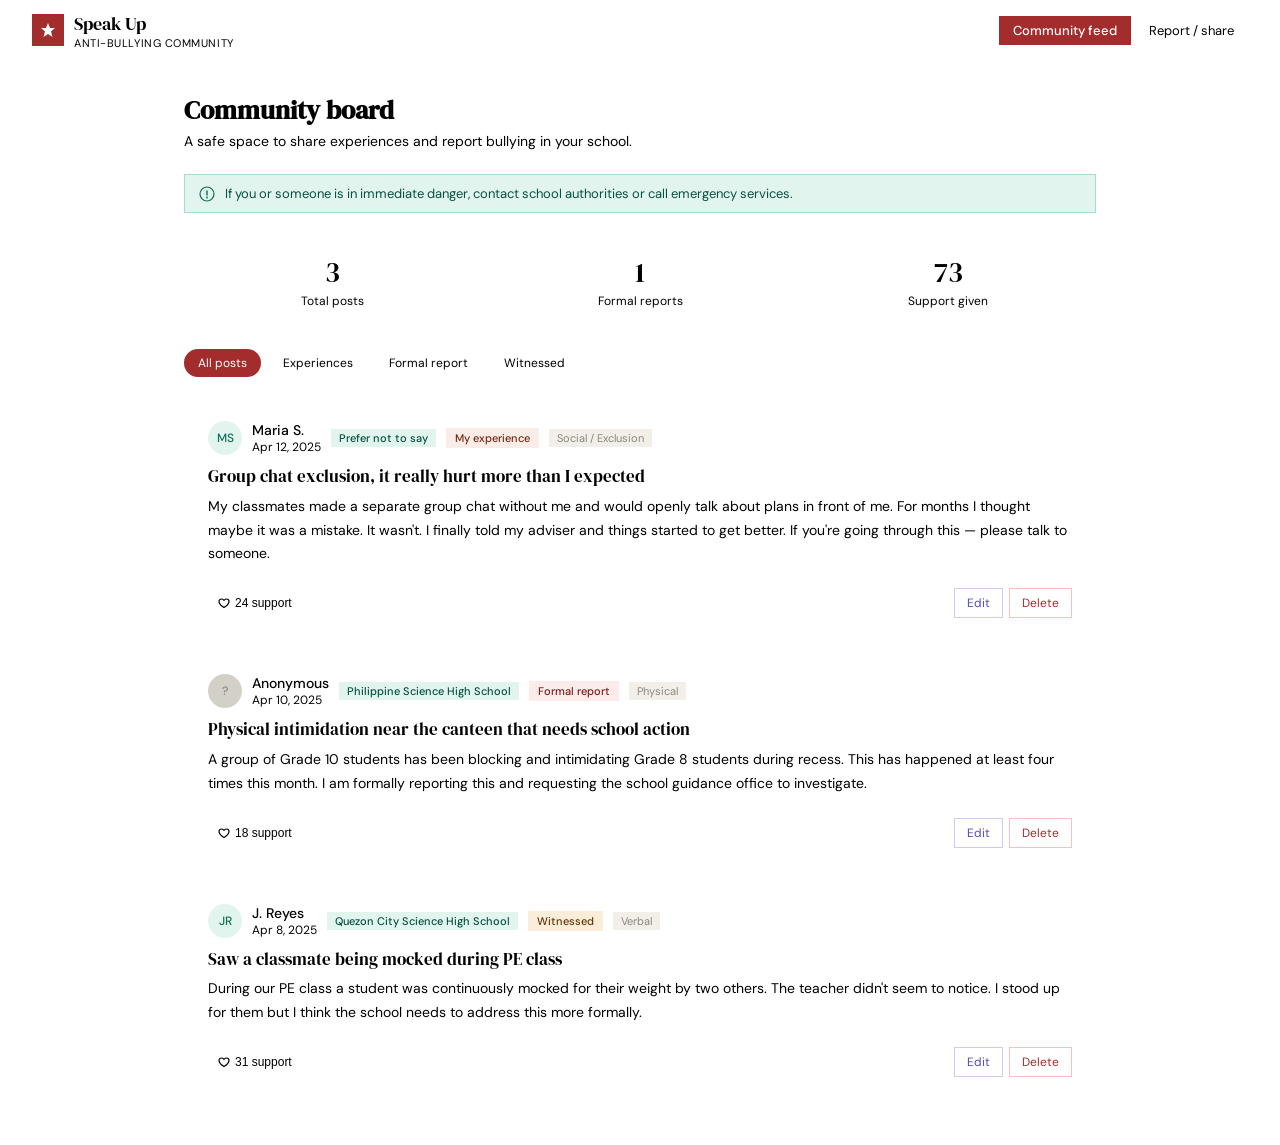
<file: index.html>
<body>
<head>
  <meta charset="UTF-8">
  <meta name="viewport" content="width=device-width, initial-scale=1.0">
  <title>Speak Up - Anti-Bullying Community</title>
  <link rel="stylesheet" href="style.css">
  <script src="script.js" defer></script>
</head>
<div id="toast" class="toast"></div>

<div class="header">
  <div class="logo">
    <div class="logo-icon">
      <svg width="18" height="18" viewBox="0 0 18 18" fill="none"><path d="M9 2L11 7H16L12 10.5L13.5 16L9 13L4.5 16L6 10.5L2 7H7L9 2Z" fill="white"/></svg>
    </div>
    <div>
      <div class="logo-text">Speak Up</div>
      <div class="logo-sub">Anti-Bullying Community</div>
    </div>
  </div>
  <nav class="nav">
    <button class="nav-btn active" onclick="showPage('feed',this)">Community feed</button>
    <button class="nav-btn" onclick="showPage('report',this)">Report / share</button>
  </nav>
</div>

<div class="main">

  <div id="page-feed" class="page active">
    <h1 class="section-title">Community board</h1>
    <p class="section-sub">A safe space to share experiences and report bullying in your school.</p>
    <div class="alert-banner">
      <svg width="16" height="16" viewBox="0 0 16 16" fill="none"><circle cx="8" cy="8" r="7" stroke="#0F6E56" stroke-width="1.2"/><path d="M8 5v4M8 11v1" stroke="#0F6E56" stroke-width="1.4" stroke-linecap="round"/></svg>
      If you or someone is in immediate danger, contact school authorities or call emergency services.
    </div>
    <div class="stats-grid" id="stats-grid"></div>
    <div class="filters">
      <button class="filter-chip active" onclick="filterPosts('all',this)">All posts</button>
      <button class="filter-chip" onclick="filterPosts('experience',this)">Experiences</button>
      <button class="filter-chip" onclick="filterPosts('report',this)">Formal report</button>
      <button class="filter-chip" onclick="filterPosts('witness',this)">Witnessed</button>
    </div>
    <div id="posts-container"></div>
  </div>

  <div id="page-report" class="page">
    <h1 class="section-title">Share or report</h1>
    <p class="section-sub">Your voice matters. Share your experience or formally report a bullying incident.</p>
    <div class="card">
      <div class="form-grid">
        <div class="form-group">
          <label>Post type</label>
          <select id="post-type">
            <option value="experience">My experience</option>
            <option value="report">Formal report</option>
            <option value="witness">I witnessed this</option>
          </select>
        </div>
        <div class="form-group">
          <label>School name</label>
          <input type="text" id="post-school" placeholder="e.g. Philippine Science High School">
        </div>
        <div class="form-group full">
          <label>Title</label>
          <input type="text" id="post-title" placeholder="Brief description of the incident...">
        </div>
        <div class="form-group full">
          <label>Your story</label>
          <textarea id="post-body" placeholder="Describe what happened. Include when, where, who was involved, and how it affected you."></textarea>
        </div>
        <div class="form-group">
          <label>Your name (optional)</label>
          <input type="text" id="poster-name" placeholder="John Smith">
        </div>
        <div class="form-group">
          <label>Bullying type</label>
          <select id="bully-type">
            <option value="Physical">Physical</option>
            <option value="Verbal">Verbal</option>
            <option value="Cyberbullying">Cyberbullying</option>
            <option value="Social / Exclusion">Social / Exclusion</option>
            <option value="Other">Other</option>
          </select>
        </div>
        <div class="form-group full">
          <div class="anon-toggle" onclick="toggleAnon()">
            <div class="toggle" id="anon-toggle"></div>
            <span class="toggle-label" id="anon-label">Post anonymously</span>
          </div>
        </div>
      </div>
      <div id="ai-preview-area"></div>
      <div style="display:flex;gap:8px;margin-top:1.25rem;">
        <button class="btn-primary" id="submit-btn" onclick="submitPost()">Submit post</button>
        <button class="btn-secondary" onclick="clearForm()">Clear</button>
      </div>
    </div>
  </div>

</div>

<div id="edit-modal-wrap" class="modal-wrap">
  <div class="modal">
    <h3 class="modal-title">Edit post</h3>
    <div style="display:flex;flex-direction:column;gap:12px;">
      <div class="form-group"><label>Title</label><input type="text" id="edit-title"></div>
      <div class="form-group"><label>Your story</label><textarea id="edit-body" style="min-height:120px;"></textarea></div>
      <div class="form-group"><label>School name</label><input type="text" id="edit-school"></div>
    </div>
    <div class="modal-actions">
      <button class="btn-secondary" onclick="closeModal()">Cancel</button>
      <button class="btn-primary" onclick="saveEdit()">Save changes</button>
    </div>
  </div>
</div>
</body>
</file>
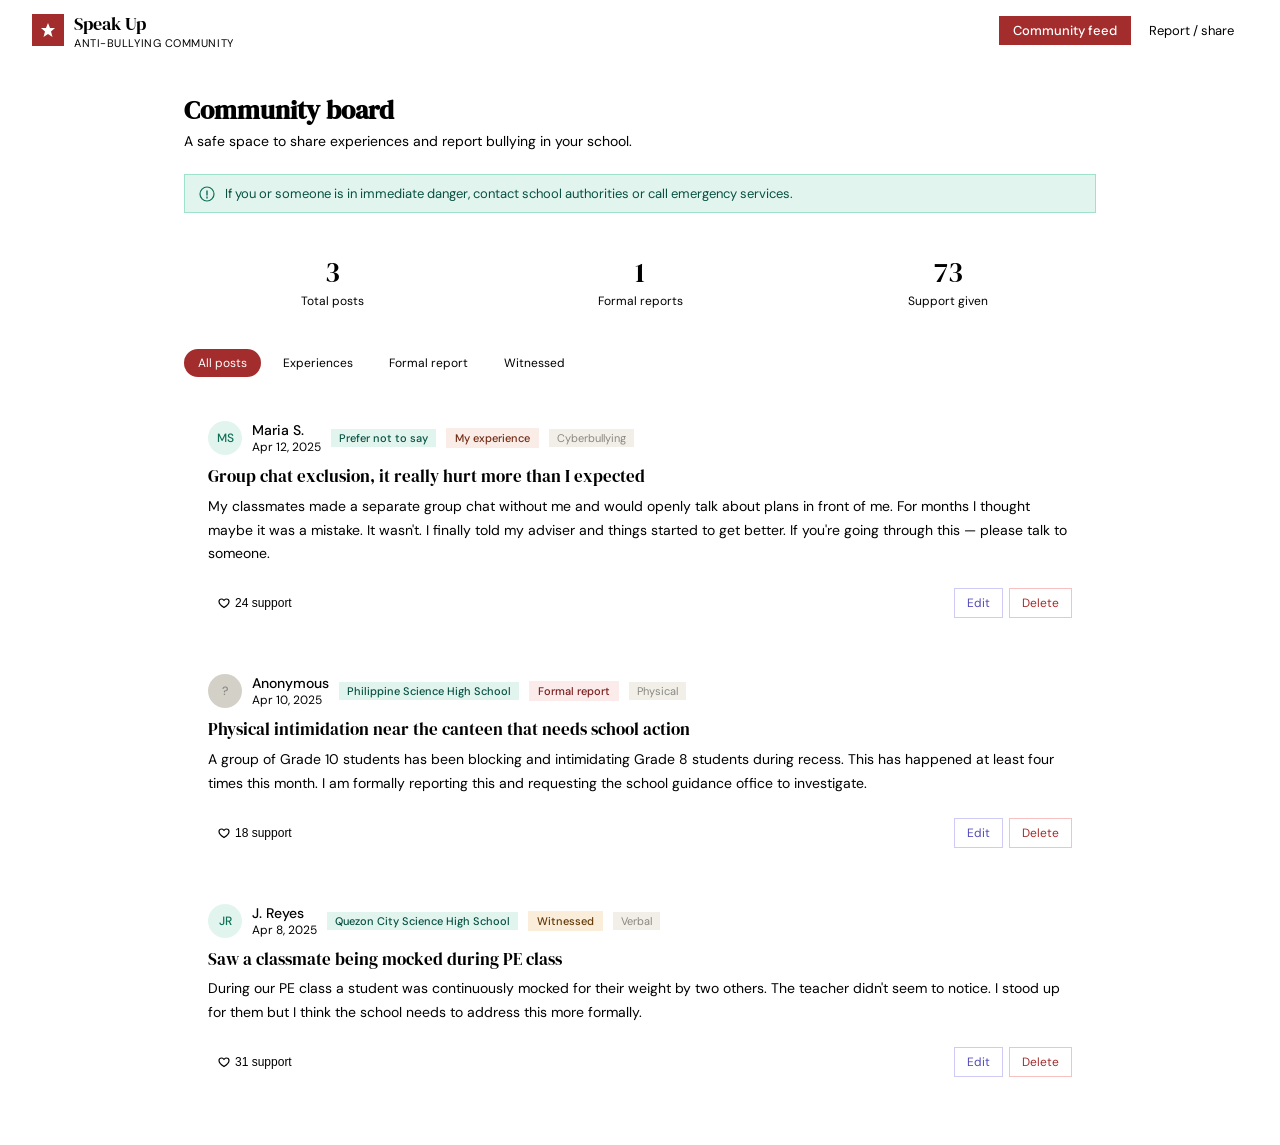
<file: speak_up.html>
<body>
<head>
  <meta charset="UTF-8">
  <meta name="viewport" content="width=device-width, initial-scale=1.0">
  <title>Speak Up - Anti-Bullying Community</title>
  <link rel="stylesheet" href="speak_up.css">
  <script src="speak_up.js" defer></script>
</head>
<div id="toast" class="toast"></div>

<div class="header">
  <div class="logo">
    <div class="logo-icon">
      <svg width="18" height="18" viewBox="0 0 18 18" fill="none"><path d="M9 2L11 7H16L12 10.5L13.5 16L9 13L4.5 16L6 10.5L2 7H7L9 2Z" fill="white"/></svg>
    </div>
    <div>
      <div class="logo-text">Speak Up</div>
      <div class="logo-sub">Anti-Bullying Community</div>
    </div>
  </div>
  <nav class="nav">
    <button class="nav-btn active" onclick="showPage('feed',this)">Community feed</button>
    <button class="nav-btn" onclick="showPage('report',this)">Report / share</button>
  </nav>
</div>

<div class="main">

  <div id="page-feed" class="page active">
    <h1 class="section-title">Community board</h1>
    <p class="section-sub">A safe space to share experiences and report bullying in your school.</p>
    <div class="alert-banner">
      <svg width="16" height="16" viewBox="0 0 16 16" fill="none"><circle cx="8" cy="8" r="7" stroke="#0F6E56" stroke-width="1.2"/><path d="M8 5v4M8 11v1" stroke="#0F6E56" stroke-width="1.4" stroke-linecap="round"/></svg>
      If you or someone is in immediate danger, contact school authorities or call emergency services.
    </div>
    <div class="stats-grid" id="stats-grid"></div>
    <div class="filters">
      <button class="filter-chip active" onclick="filterPosts('all',this)">All posts</button>
      <button class="filter-chip" onclick="filterPosts('experience',this)">Experiences</button>
      <button class="filter-chip" onclick="filterPosts('report',this)">Formal report</button>
      <button class="filter-chip" onclick="filterPosts('witness',this)">Witnessed</button>
    </div>
    <div id="posts-container"></div>
  </div>

  <div id="page-report" class="page">
    <h1 class="section-title">Share or report</h1>
    <p class="section-sub">Your voice matters. Share your experience or formally report a bullying incident.</p>
    <div class="card">
      <div class="form-grid">
        <div class="form-group">
          <label>Post type</label>
          <select id="post-type">
            <option value="experience">My experience</option>
            <option value="report">Formal report</option>
            <option value="witness">I witnessed this</option>
          </select>
        </div>
        <div class="form-group">
          <label>School name</label>
          <input type="text" id="post-school" placeholder="e.g. Philippine Science High School">
        </div>
        <div class="form-group full">
          <label>Title</label>
          <input type="text" id="post-title" placeholder="Brief description of the incident...">
        </div>
        <div class="form-group full">
          <label>Your story</label>
          <textarea id="post-body" placeholder="Describe what happened. Include when, where, who was involved, and how it affected you."></textarea>
        </div>
        <div class="form-group">
          <label>Your name (optional)</label>
          <input type="text" id="poster-name" placeholder="John Smith">
        </div>
        <div class="form-group">
          <label>Bullying type</label>
          <select id="bully-type">
            <option value="Physical">Physical</option>
            <option value="Verbal">Verbal</option>
            <option value="Cyberbullying">Cyberbullying</option>
            <option value="Social / Exclusion">Social / Exclusion</option>
            <option value="Other">Other</option>
          </select>
        </div>
        <div class="form-group full">
          <div class="anon-toggle" onclick="toggleAnon()">
            <div class="toggle" id="anon-toggle"></div>
            <span class="toggle-label" id="anon-label">Post anonymously</span>
          </div>
        </div>
      </div>
      <div id="ai-preview-area"></div>
      <div style="display:flex;gap:8px;margin-top:1.25rem;">
        <button class="btn-primary" id="submit-btn" onclick="submitPost()">Submit post</button>
        <button class="btn-secondary" onclick="clearForm()">Clear</button>
      </div>
    </div>
  </div>

</div>

<div id="edit-modal-wrap" class="modal-wrap">
  <div class="modal">
    <h3 class="modal-title">Edit post</h3>
    <div style="display:flex;flex-direction:column;gap:12px;">
      <div class="form-group"><label>Title</label><input type="text" id="edit-title"></div>
      <div class="form-group"><label>Your story</label><textarea id="edit-body" style="min-height:120px;"></textarea></div>
      <div class="form-group"><label>School name</label><input type="text" id="edit-school"></div>
    </div>
    <div class="modal-actions">
      <button class="btn-secondary" onclick="closeModal()">Cancel</button>
      <button class="btn-primary" onclick="saveEdit()">Save changes</button>
    </div>
  </div>
</div>
</body>
</file>
<file: style.css>
@import url('https://fonts.googleapis.com/css2?family=DM+Serif+Display:ital@0;1&family=DM+Sans:wght@400;500;600&display=swap');
  *{box-sizing:border-box;margin:0;padding:0;}
  :root{
    --red-50:#FCEBEB;--red-100:#F7C1C1;--red-600:#A32D2D;--red-800:#791F1F;
    --teal-50:#E1F5EE;--teal-100:#9FE1CB;--teal-600:#0F6E56;--teal-800:#085041;
    --amber-50:#FAEEDA;--amber-100:#FAC775;--amber-600:#854F0B;--amber-800:#633806;
    --gray-50:#F1EFE8;--gray-100:#D3D1C7;--gray-400:#888780;
    --coral-50:#FAECE7;--coral-100:#F5C4B3;--coral-600:#993C1D;--coral-800:#712B13;
    --purple-50:#EEEDFE;--purple-100:#CECBF6;--purple-600:#534AB7;--purple-800:#3C3489;
  }
  body{font-family:'DM Sans',sans-serif;background:var(--color-background-tertiary);color:var(--color-text-primary);min-height:100vh;}
  .header{background:var(--color-background-primary);border-bottom:0.5px solid var(--color-border-tertiary);padding:0 2rem;display:flex;align-items:center;justify-content:space-between;height:60px;}
  .logo{display:flex;align-items:center;gap:10px;}
  .logo-icon{width:32px;height:32px;background:#A32D2D;border-radius:var(--border-radius-md);display:flex;align-items:center;justify-content:center;}
  .logo-text{font-family:'DM Serif Display',serif;font-size:18px;color:var(--color-text-primary);}
  .logo-sub{font-size:11px;color:var(--color-text-secondary);letter-spacing:.05em;text-transform:uppercase;}
  .nav{display:flex;gap:4px;}
  .nav-btn{padding:6px 14px;border-radius:var(--border-radius-md);border:none;background:transparent;color:var(--color-text-secondary);font-family:'DM Sans',sans-serif;font-size:13px;cursor:pointer;transition:all .15s;}
  .nav-btn:hover{background:var(--color-background-secondary);color:var(--color-text-primary);}
  .nav-btn.active{background:#A32D2D;color:#fff;font-weight:500;}
  .main{max-width:960px;margin:0 auto;padding:2rem 1.5rem;}
  .page{display:none;}.page.active{display:block;}
  .section-title{font-family:'DM Serif Display',serif;font-size:26px;margin-bottom:4px;}
  
  .section-sub{font-size:14px;color:var(--color-text-secondary);margin-bottom:1.5rem;}
  .card{background:var(--color-background-primary);border:0.5px solid var(--color-border-tertiary);border-radius:var(--border-radius-lg);padding:1.25rem 1.5rem;margin-bottom:1rem;}
  .form-grid{display:grid;grid-template-columns:1fr 1fr;gap:1rem;}
  .form-group{display:flex;flex-direction:column;gap:6px;}
  .form-group.full{grid-column:1/-1;}
  label{font-size:12px;font-weight:500;color:var(--color-text-secondary);text-transform:uppercase;letter-spacing:.06em;}
  input,select,textarea{font-family:'DM Sans',sans-serif;font-size:14px;border:0.5px solid var(--color-border-secondary);border-radius:var(--border-radius-md);padding:9px 12px;color:var(--color-text-primary);background:var(--color-background-primary);transition:border-color .15s;}
  input:focus,select:focus,textarea:focus{outline:none;border-color:#A32D2D;box-shadow:0 0 0 3px rgba(163,45,45,.12);}
  textarea{resize:vertical;min-height:100px;}
  .anon-toggle{display:flex;align-items:center;gap:10px;padding:10px 14px;background:var(--amber-50);border:0.5px solid var(--amber-100);border-radius:var(--border-radius-md);cursor:pointer;}
  .toggle{width:36px;height:20px;background:var(--gray-100);border-radius:10px;position:relative;transition:background .2s;flex-shrink:0;}
  .toggle.on{background:#A32D2D;}
  .toggle::after{content:'';position:absolute;width:14px;height:14px;background:white;border-radius:50%;top:3px;left:3px;transition:transform .2s;}
  .toggle.on::after{transform:translateX(16px);}
  .toggle-label{font-size:13px;color:var(--amber-800);font-weight:500;}
  .btn-primary{background:#A32D2D;color:white;border:none;padding:10px 24px;border-radius:var(--border-radius-md);font-family:'DM Sans',sans-serif;font-size:14px;font-weight:500;cursor:pointer;transition:opacity .15s,transform .1s;}
  .btn-primary:hover{opacity:.9;}.btn-primary:active{transform:scale(.98);}
  .btn-primary:disabled{opacity:.5;cursor:not-allowed;}
  .btn-secondary{background:transparent;color:var(--color-text-secondary);border:0.5px solid var(--color-border-secondary);padding:8px 16px;border-radius:var(--border-radius-md);font-family:'DM Sans',sans-serif;font-size:13px;cursor:pointer;transition:all .15s;}
  .btn-secondary:hover{background:var(--color-background-secondary);color:var(--color-text-primary);}
  .btn-danger{background:transparent;color:#A32D2D;border:0.5px solid var(--red-100);padding:6px 12px;border-radius:var(--border-radius-md);font-family:'DM Sans',sans-serif;font-size:12px;cursor:pointer;transition:all .15s;}
  .btn-danger:hover{background:var(--red-50);}
  .btn-edit{background:transparent;color:var(--purple-600);border:0.5px solid var(--purple-100);padding:6px 12px;border-radius:var(--border-radius-md);font-family:'DM Sans',sans-serif;font-size:12px;cursor:pointer;transition:all .15s;}
  .btn-edit:hover{background:var(--purple-50);}
  .post-card{background:var(--color-background-primary);border:0.5px solid var(--color-border-tertiary);border-radius:var(--border-radius-lg);padding:1.25rem 1.5rem;margin-bottom:1rem;transition:border-color .15s;}
  .post-card:hover{border-color:var(--color-border-secondary);}
  .post-header{display:flex;align-items:flex-start;justify-content:space-between;margin-bottom:10px;}
  .post-meta{display:flex;align-items:center;gap:10px;flex-wrap:wrap;}
  .avatar{width:34px;height:34px;border-radius:50%;display:flex;align-items:center;justify-content:center;font-size:12px;font-weight:500;flex-shrink:0;}
  .avatar-anon{background:var(--gray-100);color:var(--gray-400);}
  .avatar-user{background:var(--teal-50);color:var(--teal-600);}
  .poster-name{font-size:14px;font-weight:500;color:var(--color-text-primary);}
  .post-date{font-size:12px;color:var(--color-text-tertiary);}
  .post-school{font-size:11px;background:var(--teal-50);color:var(--teal-800);padding:2px 8px;border-radius:var(--border-radius-md);font-weight:500;}
  .post-type-badge{font-size:11px;padding:3px 9px;border-radius:var(--border-radius-md);font-weight:500;}
  .badge-experience{background:var(--coral-50);color:var(--coral-800);}
  .badge-report{background:var(--red-50);color:var(--red-800);}
  .badge-witness{background:var(--amber-50);color:var(--amber-800);}
  .post-title{font-family:'DM Serif Display',serif;font-size:17px;color:var(--color-text-primary);margin-bottom:6px;line-height:1.4;}
  .post-body{font-size:14px;color:var(--color-text-secondary);line-height:1.7;margin-bottom:12px;}
  .post-footer{display:flex;align-items:center;justify-content:space-between;flex-wrap:wrap;gap:8px;padding-top:10px;border-top:0.5px solid var(--color-border-tertiary);}
  .post-actions{display:flex;gap:6px;}
  .support-btn{display:flex;align-items:center;gap:5px;font-size:12px;color:var(--color-text-secondary);background:transparent;border:0.5px solid var(--color-border-tertiary);padding:5px 10px;border-radius:var(--border-radius-md);cursor:pointer;transition:all .15s;}
  .support-btn:hover,.support-btn.active{background:var(--teal-50);color:var(--teal-600);border-color:var(--teal-100);}
  .filters{display:flex;gap:8px;margin-bottom:1.5rem;flex-wrap:wrap;}
  .filter-chip{font-size:12px;padding:6px 14px;border-radius:20px;border:0.5px solid var(--color-border-secondary);background:transparent;color:var(--color-text-secondary);cursor:pointer;transition:all .15s;font-family:'DM Sans',sans-serif;}
  .filter-chip:hover{background:var(--color-background-secondary);}
  .filter-chip.active{background:#A32D2D;color:white;border-color:#A32D2D;}
  .stats-grid{display:grid;grid-template-columns:repeat(3,1fr);gap:12px;margin-bottom:1.5rem;}
  .stat-card{background:var(--color-background-secondary);border-radius:var(--border-radius-md);padding:1rem;text-align:center;}
  .stat-number{font-family:'DM Serif Display',serif;font-size:28px;color:var(--color-text-primary);}
  .stat-label{font-size:12px;color:var(--color-text-secondary);margin-top:2px;}
  .alert-banner{background:var(--teal-50);border:0.5px solid var(--teal-100);border-radius:var(--border-radius-md);padding:10px 14px;display:flex;align-items:center;gap:10px;margin-bottom:1.5rem;font-size:13px;color:var(--teal-800);}
  .dot-pulse{display:flex;gap:4px;}
  .dot-pulse span{width:5px;height:5px;border-radius:50%;background:var(--purple-600);animation:pulse 1.2s infinite;}
  .dot-pulse span:nth-child(2){animation-delay:.2s;}
  .dot-pulse span:nth-child(3){animation-delay:.4s;}
  @keyframes pulse{0%,80%,100%{opacity:.2;}40%{opacity:1;}}
  .modal-wrap{display:none;min-height:420px;background:rgba(0,0,0,.45);align-items:center;justify-content:center;border-radius:var(--border-radius-lg);margin-bottom:1rem;}
  .modal-wrap.open{display:flex;}
  .modal{background:var(--color-background-primary);border-radius:var(--border-radius-lg);padding:1.5rem;width:90%;max-width:520px;border:0.5px solid var(--color-border-tertiary);}
  .modal-title{font-family:'DM Serif Display',serif;font-size:20px;margin-bottom:1rem;}
  .modal-actions{display:flex;gap:8px;justify-content:flex-end;margin-top:1.25rem;}
  .toast{background:var(--teal-600);color:white;padding:10px 16px;border-radius:var(--border-radius-md);font-size:13px;font-weight:500;opacity:0;transition:opacity .3s;margin-bottom:1rem;display:none;}
  .toast.show{opacity:1;display:block;}
  .empty-state{text-align:center;padding:3rem 1rem;color:var(--color-text-secondary);}
  @media(max-width:600px){.form-grid{grid-template-columns:1fr;}.stats-grid{grid-template-columns:1fr;}.header{padding:0 1rem;}.main{padding:1rem;}.nav-btn{padding:5px 10px;font-size:12px;}}
</file>
<file: speak_up.css>
@import url('https://fonts.googleapis.com/css2?family=DM+Serif+Display:ital@0;1&family=DM+Sans:wght@400;500;600&display=swap');
  *{box-sizing:border-box;margin:0;padding:0;}
  :root{
    --red-50:#FCEBEB;--red-100:#F7C1C1;--red-600:#A32D2D;--red-800:#791F1F;
    --teal-50:#E1F5EE;--teal-100:#9FE1CB;--teal-600:#0F6E56;--teal-800:#085041;
    --amber-50:#FAEEDA;--amber-100:#FAC775;--amber-600:#854F0B;--amber-800:#633806;
    --gray-50:#F1EFE8;--gray-100:#D3D1C7;--gray-400:#888780;
    --coral-50:#FAECE7;--coral-100:#F5C4B3;--coral-600:#993C1D;--coral-800:#712B13;
    --purple-50:#EEEDFE;--purple-100:#CECBF6;--purple-600:#534AB7;--purple-800:#3C3489;
  }
  body{font-family:'DM Sans',sans-serif;background:var(--color-background-tertiary);color:var(--color-text-primary);min-height:100vh;}
  .header{background:var(--color-background-primary);border-bottom:0.5px solid var(--color-border-tertiary);padding:0 2rem;display:flex;align-items:center;justify-content:space-between;height:60px;}
  .logo{display:flex;align-items:center;gap:10px;}
  .logo-icon{width:32px;height:32px;background:#A32D2D;border-radius:var(--border-radius-md);display:flex;align-items:center;justify-content:center;}
  .logo-text{font-family:'DM Serif Display',serif;font-size:18px;color:var(--color-text-primary);}
  .logo-sub{font-size:11px;color:var(--color-text-secondary);letter-spacing:.05em;text-transform:uppercase;}
  .nav{display:flex;gap:4px;}
  .nav-btn{padding:6px 14px;border-radius:var(--border-radius-md);border:none;background:transparent;color:var(--color-text-secondary);font-family:'DM Sans',sans-serif;font-size:13px;cursor:pointer;transition:all .15s;}
  .nav-btn:hover{background:var(--color-background-secondary);color:var(--color-text-primary);}
  .nav-btn.active{background:#A32D2D;color:#fff;font-weight:500;}
  .main{max-width:960px;margin:0 auto;padding:2rem 1.5rem;}
  .page{display:none;}.page.active{display:block;}
  .section-title{font-family:'DM Serif Display',serif;font-size:26px;margin-bottom:4px;}
  
  .section-sub{font-size:14px;color:var(--color-text-secondary);margin-bottom:1.5rem;}
  .card{background:var(--color-background-primary);border:0.5px solid var(--color-border-tertiary);border-radius:var(--border-radius-lg);padding:1.25rem 1.5rem;margin-bottom:1rem;}
  .form-grid{display:grid;grid-template-columns:1fr 1fr;gap:1rem;}
  .form-group{display:flex;flex-direction:column;gap:6px;}
  .form-group.full{grid-column:1/-1;}
  label{font-size:12px;font-weight:500;color:var(--color-text-secondary);text-transform:uppercase;letter-spacing:.06em;}
  input,select,textarea{font-family:'DM Sans',sans-serif;font-size:14px;border:0.5px solid var(--color-border-secondary);border-radius:var(--border-radius-md);padding:9px 12px;color:var(--color-text-primary);background:var(--color-background-primary);transition:border-color .15s;}
  input:focus,select:focus,textarea:focus{outline:none;border-color:#A32D2D;box-shadow:0 0 0 3px rgba(163,45,45,.12);}
  textarea{resize:vertical;min-height:100px;}
  .anon-toggle{display:flex;align-items:center;gap:10px;padding:10px 14px;background:var(--amber-50);border:0.5px solid var(--amber-100);border-radius:var(--border-radius-md);cursor:pointer;}
  .toggle{width:36px;height:20px;background:var(--gray-100);border-radius:10px;position:relative;transition:background .2s;flex-shrink:0;}
  .toggle.on{background:#A32D2D;}
  .toggle::after{content:'';position:absolute;width:14px;height:14px;background:white;border-radius:50%;top:3px;left:3px;transition:transform .2s;}
  .toggle.on::after{transform:translateX(16px);}
  .toggle-label{font-size:13px;color:var(--amber-800);font-weight:500;}
  .btn-primary{background:#A32D2D;color:white;border:none;padding:10px 24px;border-radius:var(--border-radius-md);font-family:'DM Sans',sans-serif;font-size:14px;font-weight:500;cursor:pointer;transition:opacity .15s,transform .1s;}
  .btn-primary:hover{opacity:.9;}.btn-primary:active{transform:scale(.98);}
  .btn-primary:disabled{opacity:.5;cursor:not-allowed;}
  .btn-secondary{background:transparent;color:var(--color-text-secondary);border:0.5px solid var(--color-border-secondary);padding:8px 16px;border-radius:var(--border-radius-md);font-family:'DM Sans',sans-serif;font-size:13px;cursor:pointer;transition:all .15s;}
  .btn-secondary:hover{background:var(--color-background-secondary);color:var(--color-text-primary);}
  .btn-danger{background:transparent;color:#A32D2D;border:0.5px solid var(--red-100);padding:6px 12px;border-radius:var(--border-radius-md);font-family:'DM Sans',sans-serif;font-size:12px;cursor:pointer;transition:all .15s;}
  .btn-danger:hover{background:var(--red-50);}
  .btn-edit{background:transparent;color:var(--purple-600);border:0.5px solid var(--purple-100);padding:6px 12px;border-radius:var(--border-radius-md);font-family:'DM Sans',sans-serif;font-size:12px;cursor:pointer;transition:all .15s;}
  .btn-edit:hover{background:var(--purple-50);}
  .post-card{background:var(--color-background-primary);border:0.5px solid var(--color-border-tertiary);border-radius:var(--border-radius-lg);padding:1.25rem 1.5rem;margin-bottom:1rem;transition:border-color .15s;}
  .post-card:hover{border-color:var(--color-border-secondary);}
  .post-header{display:flex;align-items:flex-start;justify-content:space-between;margin-bottom:10px;}
  .post-meta{display:flex;align-items:center;gap:10px;flex-wrap:wrap;}
  .avatar{width:34px;height:34px;border-radius:50%;display:flex;align-items:center;justify-content:center;font-size:12px;font-weight:500;flex-shrink:0;}
  .avatar-anon{background:var(--gray-100);color:var(--gray-400);}
  .avatar-user{background:var(--teal-50);color:var(--teal-600);}
  .poster-name{font-size:14px;font-weight:500;color:var(--color-text-primary);}
  .post-date{font-size:12px;color:var(--color-text-tertiary);}
  .post-school{font-size:11px;background:var(--teal-50);color:var(--teal-800);padding:2px 8px;border-radius:var(--border-radius-md);font-weight:500;}
  .post-type-badge{font-size:11px;padding:3px 9px;border-radius:var(--border-radius-md);font-weight:500;}
  .badge-experience{background:var(--coral-50);color:var(--coral-800);}
  .badge-report{background:var(--red-50);color:var(--red-800);}
  .badge-witness{background:var(--amber-50);color:var(--amber-800);}
  .post-title{font-family:'DM Serif Display',serif;font-size:17px;color:var(--color-text-primary);margin-bottom:6px;line-height:1.4;}
  .post-body{font-size:14px;color:var(--color-text-secondary);line-height:1.7;margin-bottom:12px;}
  .post-footer{display:flex;align-items:center;justify-content:space-between;flex-wrap:wrap;gap:8px;padding-top:10px;border-top:0.5px solid var(--color-border-tertiary);}
  .post-actions{display:flex;gap:6px;}
  .support-btn{display:flex;align-items:center;gap:5px;font-size:12px;color:var(--color-text-secondary);background:transparent;border:0.5px solid var(--color-border-tertiary);padding:5px 10px;border-radius:var(--border-radius-md);cursor:pointer;transition:all .15s;}
  .support-btn:hover,.support-btn.active{background:var(--teal-50);color:var(--teal-600);border-color:var(--teal-100);}
  .filters{display:flex;gap:8px;margin-bottom:1.5rem;flex-wrap:wrap;}
  .filter-chip{font-size:12px;padding:6px 14px;border-radius:20px;border:0.5px solid var(--color-border-secondary);background:transparent;color:var(--color-text-secondary);cursor:pointer;transition:all .15s;font-family:'DM Sans',sans-serif;}
  .filter-chip:hover{background:var(--color-background-secondary);}
  .filter-chip.active{background:#A32D2D;color:white;border-color:#A32D2D;}
  .stats-grid{display:grid;grid-template-columns:repeat(3,1fr);gap:12px;margin-bottom:1.5rem;}
  .stat-card{background:var(--color-background-secondary);border-radius:var(--border-radius-md);padding:1rem;text-align:center;}
  .stat-number{font-family:'DM Serif Display',serif;font-size:28px;color:var(--color-text-primary);}
  .stat-label{font-size:12px;color:var(--color-text-secondary);margin-top:2px;}
  .alert-banner{background:var(--teal-50);border:0.5px solid var(--teal-100);border-radius:var(--border-radius-md);padding:10px 14px;display:flex;align-items:center;gap:10px;margin-bottom:1.5rem;font-size:13px;color:var(--teal-800);}
  .dot-pulse{display:flex;gap:4px;}
  .dot-pulse span{width:5px;height:5px;border-radius:50%;background:var(--purple-600);animation:pulse 1.2s infinite;}
  .dot-pulse span:nth-child(2){animation-delay:.2s;}
  .dot-pulse span:nth-child(3){animation-delay:.4s;}
  @keyframes pulse{0%,80%,100%{opacity:.2;}40%{opacity:1;}}
  .modal-wrap{display:none;min-height:420px;background:rgba(0,0,0,.45);align-items:center;justify-content:center;border-radius:var(--border-radius-lg);margin-bottom:1rem;}
  .modal-wrap.open{display:flex;}
  .modal{background:var(--color-background-primary);border-radius:var(--border-radius-lg);padding:1.5rem;width:90%;max-width:520px;border:0.5px solid var(--color-border-tertiary);}
  .modal-title{font-family:'DM Serif Display',serif;font-size:20px;margin-bottom:1rem;}
  .modal-actions{display:flex;gap:8px;justify-content:flex-end;margin-top:1.25rem;}
  .toast{background:var(--teal-600);color:white;padding:10px 16px;border-radius:var(--border-radius-md);font-size:13px;font-weight:500;opacity:0;transition:opacity .3s;margin-bottom:1rem;display:none;}
  .toast.show{opacity:1;display:block;}
  .empty-state{text-align:center;padding:3rem 1rem;color:var(--color-text-secondary);}
  @media(max-width:600px){.form-grid{grid-template-columns:1fr;}.stats-grid{grid-template-columns:1fr;}.header{padding:0 1rem;}.main{padding:1rem;}.nav-btn{padding:5px 10px;font-size:12px;}}
</file>
